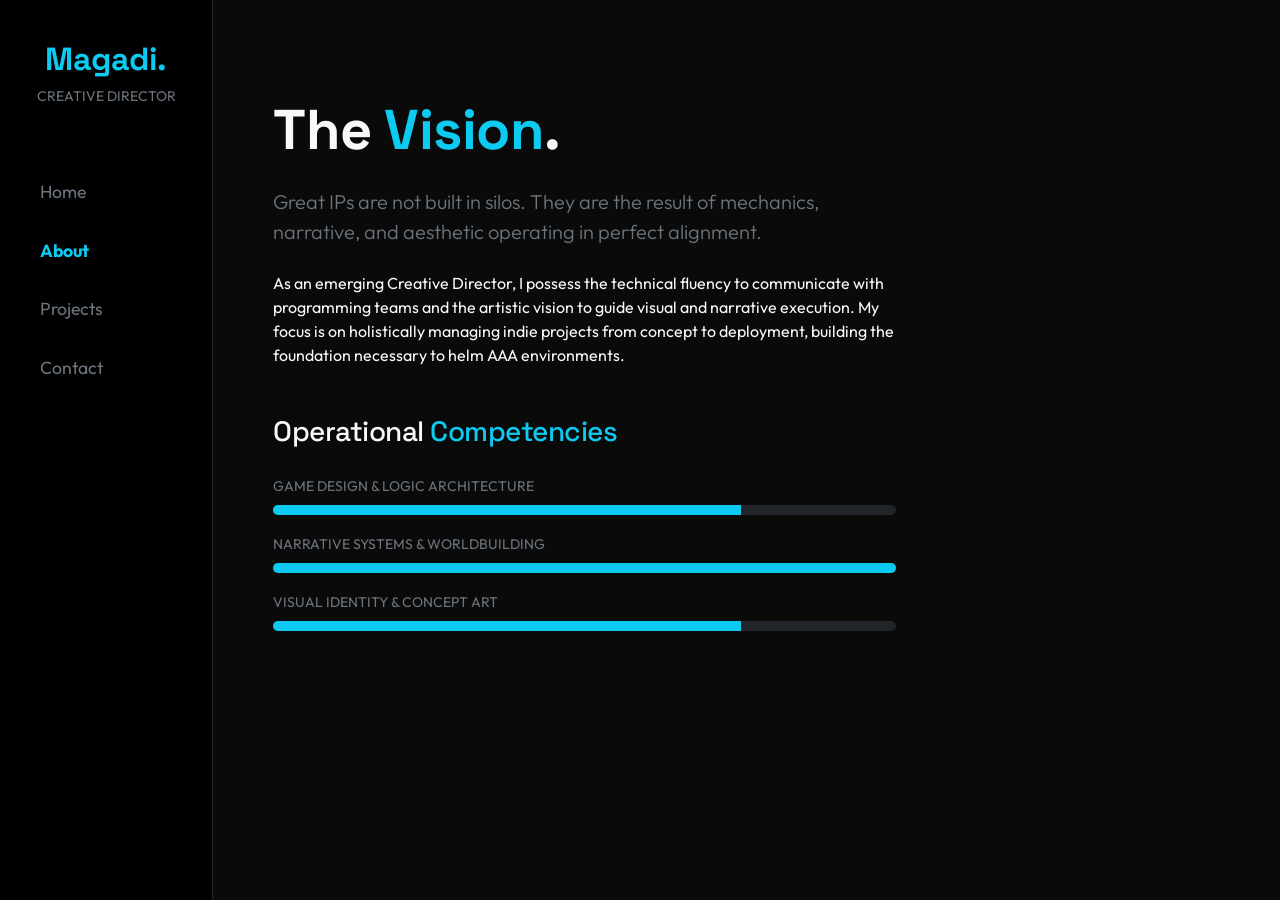
<file: about.html>
<!DOCTYPE html>
<html lang="en">
<head>
  <meta charset="UTF-8">
  <meta name="viewport" content="width=device-width, initial-scale=1.0">
  <title>Magadi | Emerging Omnidisciplinary Creative Directior & Cultural Strategist</title>
  <link href="https://cdn.jsdelivr.net/npm/bootstrap@5.3.8/dist/css/bootstrap.min.css" rel="stylesheet" integrity="sha384-sRIl4kxILFvY47J16cr9ZwB07vP4J8+LH7qKQnuqkuIAvNWLzeN8tE5YBujZqJLB" crossorigin="anonymous">
  <link rel="stylesheet" href="CSS/style.css">
</head>
<body class="text-light">
<div class="container-fluid p-0">
  <div class="row g-0">
    <nav class="col-md-3 col-lg-2 custom-nav d-flex flex-md-column justify-content-around justify-content-md-start p-3 p-md-4 border-end border-dark">
      <div class="text-center mb-md-5 mt-md-3" style="cursor: pointer;">
        <h2 class="text-info fw-bold d-none d-md-block user-select-none" id="easter-egg-trigger">Magadi.</h2>
        <p class="text-secondary d-none d-md-block small text-uppercase tracking-wide">Creative Director</p>
      </div>
      <ul class="nav flex-row flex-md-column w-100 justify-content-around gap-md-3">
        <li class="nav-item"><a class="nav-link text-secondary" href="index.html">Home</a></li>
        <li class="nav-item"><a class="nav-link active text-info fw-bold" href="about.html">About</a></li>
        <li class="nav-item"><a class="nav-link text-secondary" href="projects.html">Projects</a></li>
        <li class="nav-item"><a class="nav-link text-secondary" href="contact.html">Contact</a></li>
      </ul>
    </nav>
    <main class="col-md-9 col-lg-10 main-content min-vh-100 p-4 p-md-5">
      <div class="container mt-md-5">
        <div class="row">
          <div class="col-lg-8">
            <h1 class="display-4 fw-bold mb-4">The <span class="text-info">Vision</span>.</h1>
            <p class="lead text-secondary mb-4">
              Great IPs are not built in silos. They are the result of mechanics, narrative, and aesthetic operating in perfect alignment. 
            </p>
            <p class="text-light mb-5">
              As an emerging Creative Director, I possess the technical fluency to communicate with programming teams and the artistic vision to guide visual and narrative execution. My focus is on holistically managing indie projects from concept to deployment, building the foundation necessary to helm AAA environments.
            </p>
            <h3 class="mb-4">Operational <span class="text-info">Competencies</span></h3>
            <div class="mb-3">
              <label class="form-label text-secondary small text-uppercase">Game Design & Logic Architecture</label>
              <div class="progress bg-dark" style="height: 10px;">
                <div class="progress-bar bg-info w-75" role="progressbar"></div>
              </div>
            </div>
            <div class="mb-3">
              <label class="form-label text-secondary small text-uppercase">Narrative Systems & Worldbuilding</label>
              <div class="progress bg-dark" style="height: 10px;">
                <div class="progress-bar bg-info w-100" role="progressbar"></div>
              </div>
            </div>
            <div class="mb-3">
              <label class="form-label text-secondary small text-uppercase">Visual Identity & Concept Art</label>
              <div class="progress bg-dark" style="height: 10px;">
                <div class="progress-bar bg-info w-75" role="progressbar"></div>
              </div>
            </div>
          </div>
        </div>
      </div>
    </main>
  </div>
</div>
<script src="https://cdn.jsdelivr.net/npm/bootstrap@5.3.8/dist/js/bootstrap.bundle.min.js" integrity="sha384-FKyoEForCGlyvwx9Hj09JcYn3nv7wiPVlz7YYwJrWVcXK/BmnVDxM+D2scQbITxI" crossorigin="anonymous"></script>
<script src="JS/main.js"></script>
</body>
</html>
</file>
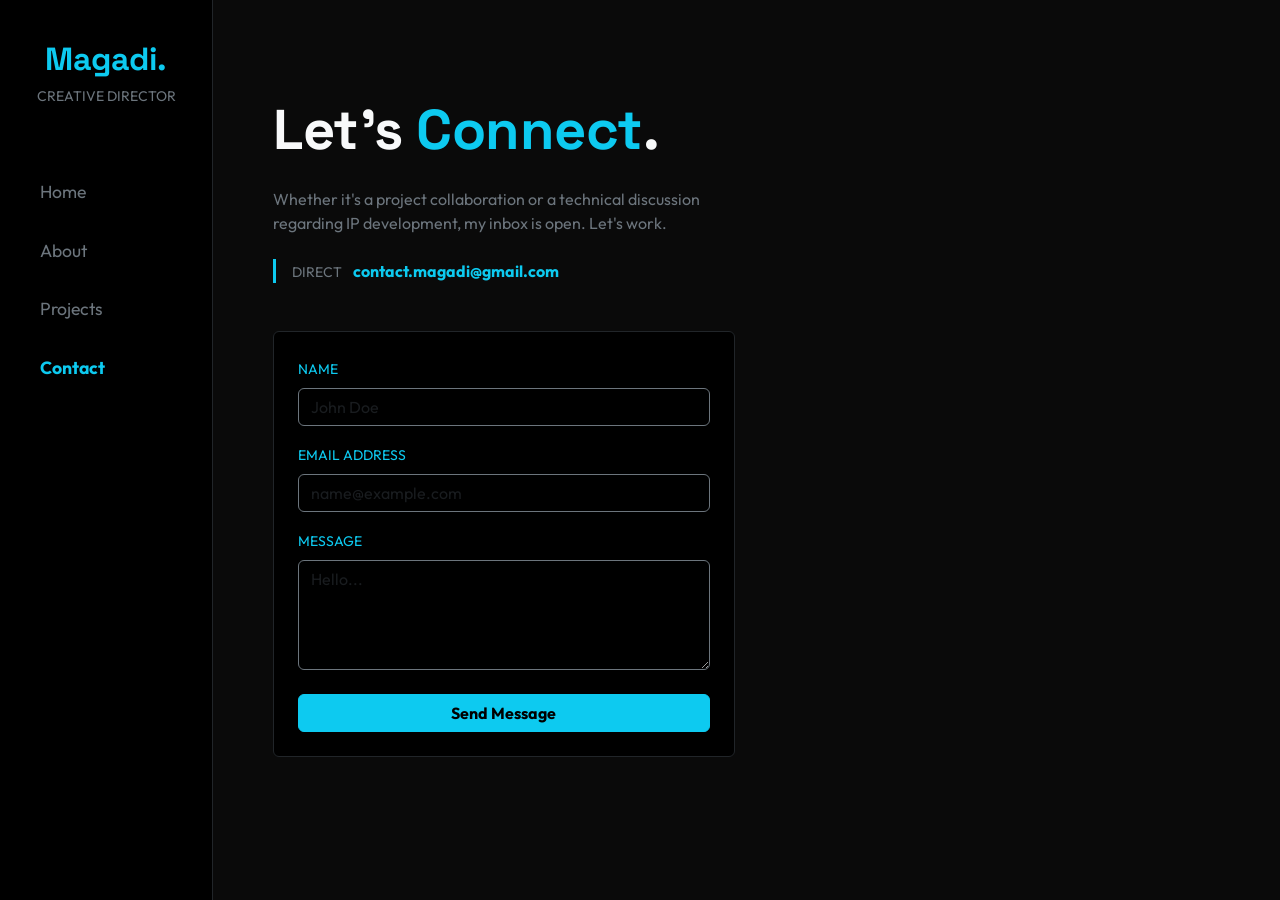
<file: contact.html>
<!DOCTYPE html>
<html lang="en">
<head>
  <meta charset="UTF-8">
  <meta name="viewport" content="width=device-width, initial-scale=1.0">
  <title>Magadi | Contact</title>
  <link href="https://cdn.jsdelivr.net/npm/bootstrap@5.3.8/dist/css/bootstrap.min.css" rel="stylesheet" integrity="sha384-sRIl4kxILFvY47J16cr9ZwB07vP4J8+LH7qKQnuqkuIAvNWLzeN8tE5YBujZqJLB" crossorigin="anonymous">
  <link rel="stylesheet" href="CSS/style.css">
</head>
<body class="text-light">
<div class="container-fluid p-0">
  <div class="row g-0">
    <nav class="col-md-3 col-lg-2 custom-nav d-flex flex-md-column justify-content-around justify-content-md-start p-3 p-md-4 border-end border-dark">
      <div class="text-center mb-md-5 mt-md-3" style="cursor: pointer;">
        <h2 class="text-info fw-bold d-none d-md-block user-select-none" id="easter-egg-trigger">Magadi.</h2>
        <p class="text-secondary d-none d-md-block small text-uppercase tracking-wide">Creative Director</p>
      </div>
      <ul class="nav flex-row flex-md-column w-100 justify-content-around gap-md-3">
        <li class="nav-item"><a class="nav-link text-secondary" href="index.html">Home</a></li>
        <li class="nav-item"><a class="nav-link text-secondary" href="about.html">About</a></li>
        <li class="nav-item"><a class="nav-link text-secondary" href="projects.html">Projects</a></li>
        <li class="nav-item"><a class="nav-link active text-info fw-bold" href="contact.html">Contact</a></li>
      </ul>
    </nav>
    <main class="col-md-9 col-lg-10 main-content min-vh-100 p-4 p-md-5">
      <div class="container mt-md-5">
        <div class="row">
          <div class="col-lg-6">
            <h1 class="display-4 fw-bold mb-4">Let's <span class="text-info">Connect</span>.</h1>
            <p class="text-secondary mb-4">
              Whether it's a project collaboration or a technical discussion regarding IP development, my inbox is open. Let's work.
            </p>
            <div class="mb-5 border-start border-info border-3 ps-3">
              <p class="mb-0 text-light">
                <span class="text-secondary small text-uppercase tracking-wide me-2">Direct</span> 
                <a href="mailto:contact.magadi@gmail.com" class="text-info text-decoration-none fw-bold">contact.magadi@gmail.com</a>
              </p>
            </div>
            <form class="bg-black p-4 rounded border border-dark">
              <div class="mb-3">
                <label for="nameInput" class="form-label text-info small text-uppercase">Name</label>
                <input type="text" class="form-control bg-transparent text-light border-secondary" id="nameInput" placeholder="John Doe">
              </div>
              <div class="mb-3">
                <label for="emailInput" class="form-label text-info small text-uppercase">Email Address</label>
                <input type="email" class="form-control bg-transparent text-light border-secondary" id="emailInput" placeholder="name@example.com">
              </div>
              <div class="mb-4">
                <label for="messageInput" class="form-label text-info small text-uppercase">Message</label>
                <textarea class="form-control bg-transparent text-light border-secondary" id="messageInput" rows="4" placeholder="Hello..."></textarea>
              </div>
              <button type="button" class="btn btn-info w-100 fw-bold">Send Message</button>
            </form>
          </div>
        </div>
      </div>
    </main>
  </div>
</div>
<script src="https://cdn.jsdelivr.net/npm/bootstrap@5.3.8/dist/js/bootstrap.bundle.min.js" integrity="sha384-FKyoEForCGlyvwx9Hj09JcYn3nv7wiPVlz7YYwJrWVcXK/BmnVDxM+D2scQbITxI" crossorigin="anonymous"></script>
<script src="JS/main.js"></script>
</body>
</html>
</file>
<file: CSS/style.css>
@import url('https://fonts.googleapis.com/css2?family=Outfit:wght@300;400;600&family=Space+Grotesk:wght@500;700&display=swap');

/* Using outfit for body and Space Grotesk for headings to give it that tech/dev feel */

body, html {

    height: 100%;
    overflow-x: hidden;
    background-color: #0a0a0a !important; 
    font-family: 'Outfit', sans-serif;

}

h1, h2, h3, h4, h5, .display-4 {

    font-family: 'Space Grotesk', sans-serif;
    letter-spacing: -0.5px;

}

/* Pin sidebar to the left on desktop screens */

@media (min-width: 768px) {

    .custom-nav {

        position: fixed;
        top: 0;
        left: 0;
        height: 100vh;
        z-index: 100;
        background-color: #000;

    }

    .main-content {

        margin-left: 25%;

    }

}

@media (min-width: 992px) {

    .main-content {

    margin-left: 16.666667%; 

    }
}

/* Move nav to a sticky bottom bar on mobile for better UX */

@media (max-width: 767px) {

    .custom-nav {

    position: fixed;
    bottom: 0;
    left: 0;
    width: 100%;
    z-index: 1000;
    background-color: #000;
    border-top: 1px solid #333;

    }

    .main-content {

        padding-bottom: 90px !important;

    }
}

.nav-link {

    transition: all 0.2s ease;
    font-size: 1.1rem;

}

.nav-link:hover {

    transform: translateX(5px);
    color: #0dcaf0 !important;

}

.card {

    transition: border-color 0.3s ease;

}

.card:hover {

    border-color: #0dcaf0 !important;

}

.carousel-inner {

    border-top-left-radius: calc(0.375rem - 1px);
    border-top-right-radius: calc(0.375rem - 1px);

}

/* Custom glitch animation for the hidden easter egg */

@keyframes glitch {

    0% { transform: translate(0) }
    20% { transform: translate(-2px, 2px) }
    40% { transform: translate(-2px, -2px) }
    60% { transform: translate(2px, 2px) }
    80% { transform: translate(2px, -2px) }
    100% { transform: translate(0) }

}

.egg-active {

    animation: glitch 0.3s linear infinite;
    color: #ff003c !important;

}
</file>
